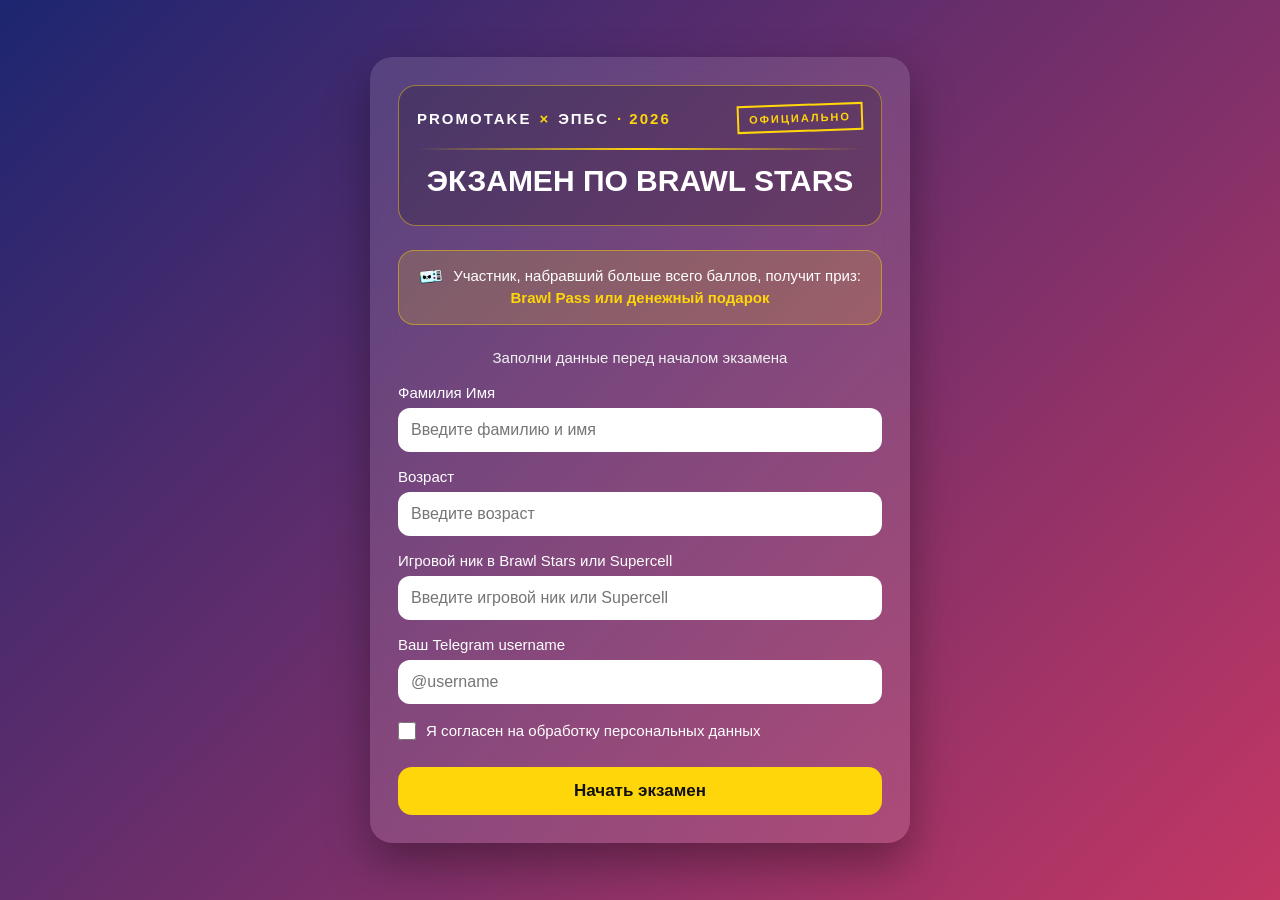
<file: index.html>
<!DOCTYPE html>
  <html lang="ru">
  <head>
    <meta charset="UTF-8" />
    <meta name="viewport" content="width=device-width, initial-scale=1.0" />
    <title>Регистрация | Экзамен по Brawl Stars</title>
    <link rel="stylesheet" href="style.css" />

    <style>
      .start-page {
        align-items: center;
        justify-content: center;
        padding-top: 24px;
        padding-bottom: 24px;
      }

      .start-card {
        max-width: 540px;
        padding: 28px;
      }

      .official-header {
        margin-bottom: 24px;
        padding: 18px;
        border-radius: 18px;
        background: rgba(0, 0, 0, 0.18);
        border: 1px solid rgba(255, 214, 10, 0.45);
      }

      .official-top {
        display: flex;
        justify-content: space-between;
        align-items: center;
        gap: 14px;
        margin-bottom: 16px;
      }

      .official-brand {
        display: flex;
        align-items: center;
        flex-wrap: wrap;
        gap: 8px;
        font-size: 15px;
        font-weight: bold;
        letter-spacing: 2px;
        text-transform: uppercase;
      }

      .official-cross,
      .official-year {
        color: #ffd60a;
      }

      .official-stamp {
        padding: 6px 10px;
        border: 2px solid #ffd60a;
        color: #ffd60a;
        font-size: 11px;
        font-weight: bold;
        letter-spacing: 2px;
        text-transform: uppercase;
        transform: rotate(-2deg);
        white-space: nowrap;
      }

      .official-divider {
        height: 2px;
        margin: 14px 0;
        background: linear-gradient(90deg, transparent, #ffd60a, transparent);
      }

      .main-title {
        text-align: center;
        margin-bottom: 8px;
        font-size: 30px;
        line-height: 1.15;
        text-transform: uppercase;
      }

      .prize-info {
        margin: 18px 0 24px;
        padding: 14px;
        border-radius: 16px;
        background: rgba(255, 214, 10, 0.16);
        border: 1px solid rgba(255, 214, 10, 0.45);
        text-align: center;
        line-height: 1.5;
        color: #fff;
        font-size: 15px;
      }

      .prize-info b {
        color: #ffd60a;
      }

      .prize-icon {
        width: 24px;
        height: auto;
        vertical-align: middle;
        margin-right: 6px;
        display: inline-block;
      }

      .form-title {
        text-align: center;
        margin-bottom: 18px;
        color: #f1f1f1;
        font-size: 15px;
      }

      .rules-overlay {
        position: fixed;
        inset: 0;
        background: rgba(0, 0, 0, 0.72);
        display: none;
        justify-content: center;
        align-items: center;
        z-index: 9999;
        padding: 20px;
        overflow-y: auto;
      }

      .rules-overlay.active {
        display: flex;
      }

      .rules-modal {
        width: 100%;
        max-width: 620px;
        max-height: calc(100dvh - 40px);
        background: linear-gradient(135deg, #3b235c, #6d2f70);
        border-radius: 24px;
        padding: 32px;
        box-shadow: 0 25px 70px rgba(0, 0, 0, 0.55);
        border: 2px solid rgba(255, 214, 10, 0.45);
        color: #fff;
        animation: modalShow 0.25s ease;
        display: flex;
        flex-direction: column;
        overflow: hidden;
      }

      @keyframes modalShow {
        from {
          opacity: 0;
          transform: scale(0.92) translateY(20px);
        }
        to {
          opacity: 1;
          transform: scale(1) translateY(0);
        }
      }

      .rules-modal h2 {
        text-align: center;
        color: #ffd60a;
        font-size: 28px;
        margin-bottom: 10px;
        text-transform: uppercase;
        flex-shrink: 0;
      }

      .rules-subtitle {
        text-align: center;
        color: #e8e8e8;
        margin-bottom: 20px;
        font-size: 16px;
        flex-shrink: 0;
      }

      .rules-list {
        background: rgba(0, 0, 0, 0.25);
        border-radius: 18px;
        padding: 20px;
        margin-bottom: 18px;
        line-height: 1.6;
        overflow-y: auto;
        flex: 1;
      }

      .rules-list p {
        margin-bottom: 10px;
        font-size: 16px;
      }

      .rules-warning {
        color: #ffd60a;
        font-weight: bold;
        margin-top: 14px;
        text-align: center;
      }

      .rules-check {
        display: flex;
        flex-direction: row;
        align-items: flex-start;
        gap: 12px;
        margin: 14px 0;
        font-size: 15px;
        cursor: pointer;
        flex-shrink: 0;
        line-height: 1.4;
      }

      .rules-check input {
        width: 20px;
        height: 20px;
        min-width: 20px;
        cursor: pointer;
        margin-top: 2px;
      }

      .rules-buttons {
        display: flex;
        gap: 12px;
        margin-top: 12px;
        flex-shrink: 0;
      }

      .rules-buttons button {
        flex: 1;
        margin-top: 0;
      }

      .rules-cancel {
        background: rgba(255, 255, 255, 0.18);
        color: #fff;
      }

      .rules-cancel:hover {
        background: rgba(255, 255, 255, 0.28);
      }

      .rules-ok:disabled {
        opacity: 0.45;
        cursor: not-allowed;
        transform: none;
      }

      @media (max-width: 520px) {
        .start-page {
          padding: 12px;
        }

        .start-card {
          padding: 18px;
        }

        .official-header {
          padding: 14px;
          border-radius: 16px;
        }

        .official-top {
          align-items: flex-start;
        }

        .official-brand {
          font-size: 12px;
          letter-spacing: 1px;
        }

        .official-stamp {
          font-size: 10px;
          padding: 5px 8px;
        }

        .main-title {
          font-size: 24px;
        }

        .prize-info {
          font-size: 14px;
          padding: 13px;
        }

        .prize-icon {
          width: 24px;
        }

        .rules-overlay {
          align-items: flex-start;
          padding: 10px;
        }

        .rules-modal {
          max-height: calc(100dvh - 20px);
          padding: 18px;
          border-radius: 18px;
        }

        .rules-modal h2 {
          font-size: 22px;
          margin-bottom: 6px;
        }

        .rules-subtitle {
          font-size: 14px;
          margin-bottom: 12px;
        }

        .rules-list {
          padding: 14px;
          border-radius: 14px;
          margin-bottom: 12px;
          line-height: 1.45;
        }

        .rules-list p {
          font-size: 14px;
          margin-bottom: 8px;
        }

        .rules-warning {
          font-size: 14px;
        }

        .rules-check {
          font-size: 14px;
          margin: 10px 0;
        }

        .rules-buttons {
          flex-direction: column;
          gap: 8px;
        }

        .rules-buttons button {
          padding: 12px;
          font-size: 15px;
        }
      }
    </style>
  </head>
  <body>

    <div class="container start-page">
      <div class="card start-card">

        <div class="official-header">
          <div class="official-top">
            <div class="official-brand">
              <span>PROMOTAKE</span>
              <span class="official-cross">×</span>
              <span>ЭПБС</span>
              <span class="official-year">· 2026</span>
            </div>

            <div class="official-stamp">Официально</div>
          </div>

          <div class="official-divider"></div>

          <h1 class="main-title">Экзамен по Brawl Stars</h1>
        </div>

        <div class="prize-info">
          <img src="bp.png" alt="Brawl Pass" class="prize-icon">
          Участник, набравший больше всего баллов, получит приз:
          <br>
          <b>Brawl Pass или денежный подарок</b>
        </div>

        <p class="form-title">Заполни данные перед началом экзамена</p>

        <form id="registerForm">
          <label>
            Фамилия Имя
            <input type="text" id="fullName" placeholder="Введите фамилию и имя" required />
          </label>

          <label>
            Возраст
            <input type="number" id="age" placeholder="Введите возраст" required min="1" />
          </label>

          <label>
            Игровой ник в Brawl Stars или Supercell
            <input type="text" id="supercellId" placeholder="Введите игровой ник или Supercell" required />
          </label>

          <label>
            Ваш Telegram username
            <input type="text" id="telegram" placeholder="@username" required />
          </label>

          <label class="checkbox">
            <input type="checkbox" id="consent" required />
            <span>Я согласен на обработку персональных данных</span>
          </label>

          <button type="submit">Начать экзамен</button>
        </form>
      </div>
    </div>

    <div class="rules-overlay" id="rulesOverlay">
      <div class="rules-modal">
        <h2>Внимание</h2>
        <p class="rules-subtitle">Правила проведения экзамена</p>

        <div class="rules-list">
          <p>1. На прохождение экзамена даётся 15 минут.</p>
          <p>2. Нельзя сворачивать вкладку с экзаменом.</p>
          <p>3. Нельзя переходить в другие окна, программы или вкладки.</p>
          <p>4. Нельзя закрывать или обновлять страницу до завершения экзамена.</p>
          <p>5. Нельзя пользоваться поиском, подсказками и сторонними материалами.</p>
          <p>6. Экзамен можно пройти только один раз.</p>
          <p>7. Будут учитываться только попытки, в которых указан действующий Telegram username.</p>
          <p>8. Повторное прохождение экзамена автоматически фиксируется системой и не засчитывается.</p>
          <p>9. При нарушении правил экзамен автоматически аннулируется.</p>

          <p class="rules-warning">
            Указывайте действующий Telegram username. Система фиксирует нарушения и повторные попытки, такие результаты не засчитываются.
          </p>
        </div>

        <label class="rules-check">
          <input type="checkbox" id="rulesAccepted" />
          <span>Я ознакомился с правилами проведения экзамена</span>
        </label>

        <div class="rules-buttons">
          <button type="button" class="rules-cancel" id="cancelRulesBtn">Отмена</button>
          <button type="button" class="rules-ok" id="startExamBtn" disabled>ОК, начать экзамен</button>
        </div>
      </div>
    </div>

    <script>
      const form = document.getElementById("registerForm");
      const rulesOverlay = document.getElementById("rulesOverlay");
      const rulesAccepted = document.getElementById("rulesAccepted");
      const startExamBtn = document.getElementById("startExamBtn");
      const cancelRulesBtn = document.getElementById("cancelRulesBtn");
      const telegramInput = document.getElementById("telegram");

      let savedUserData = null;

      telegramInput.addEventListener("focus", function() {
        if (!telegramInput.value.trim()) {
          telegramInput.value = "@";
        }
      });

      telegramInput.addEventListener("input", function() {
        let value = telegramInput.value;

        value = value.replace(/\s/g, "");
        value = value.replace(/@+/g, "");

        telegramInput.value = value ? "@" + value : "@";
      });

      telegramInput.addEventListener("blur", function() {
        if (telegramInput.value === "@") {
          telegramInput.value = "";
        } else {
          telegramInput.value = normalizeTelegramInput(telegramInput.value);
        }
      });

      form.addEventListener("submit", function(event) {
        event.preventDefault();

        savedUserData = {
          fullName: document.getElementById("fullName").value.trim(),
          age: document.getElementById("age").value.trim(),
          supercellId: document.getElementById("supercellId").value.trim(),
          telegram: normalizeTelegramInput(document.getElementById("telegram").value)
        };

        rulesAccepted.checked = false;
        startExamBtn.disabled = true;
        rulesOverlay.classList.add("active");
      });

      rulesAccepted.addEventListener("change", function() {
        startExamBtn.disabled = !rulesAccepted.checked;
      });

      cancelRulesBtn.addEventListener("click", function() {
        rulesOverlay.classList.remove("active");
      });

      startExamBtn.addEventListener("click", function() {
        if (!rulesAccepted.checked || !savedUserData) {
          return;
        }

        localStorage.setItem("brawlExamUser", JSON.stringify(savedUserData));
        localStorage.setItem("brawlExamStartTime", Date.now());
        localStorage.removeItem("brawlExamResult");
        localStorage.removeItem("brawlExamViolation");

        window.location.href = "exam.html";
      });

      function normalizeTelegramInput(value) {
        value = value.trim().replace(/\s/g, "").replace(/@+/g, "");

        if (!value) {
          return "";
        }

        return "@" + value;
      }
    </script>

  </body>
  </html>
</file>
<file: style.css>
* {
    box-sizing: border-box;
    margin: 0;
    padding: 0;
  }
  
  html {
    width: 100%;
    min-height: 100%;
    scroll-behavior: smooth;
  }
  
  body {
    width: 100%;
    min-height: 100vh;
    font-family: Arial, sans-serif;
    background: linear-gradient(135deg, #1d2671, #c33764);
    color: #fff;
    overflow-x: hidden;
  }
  
  .container {
    width: 100%;
    min-height: 100vh;
    display: flex;
    justify-content: center;
    align-items: flex-start;
    padding: 35px 20px;
  }
  
  .card {
    width: 100%;
    max-width: 430px;
    background: rgba(255, 255, 255, 0.12);
    padding: 30px;
    border-radius: 22px;
    box-shadow: 0 20px 45px rgba(0, 0, 0, 0.35);
    backdrop-filter: blur(12px);
  }
  
  .exam-card {
    max-width: 900px;
  }
  
  h1 {
    text-align: center;
    margin-bottom: 10px;
    font-size: 32px;
    line-height: 1.2;
  }
  
  h2 {
    line-height: 1.3;
  }
  
  .subtitle {
    text-align: center;
    margin-bottom: 25px;
    color: #e5e5e5;
    line-height: 1.5;
    word-break: break-word;
  }
  
  form {
    display: flex;
    flex-direction: column;
    gap: 16px;
  }
  
  label {
    display: flex;
    flex-direction: column;
    gap: 7px;
    font-size: 15px;
  }
  
  input,
  textarea,
  button {
    font-family: Arial, sans-serif;
  }
  
  input {
    width: 100%;
    padding: 13px;
    border-radius: 12px;
    border: none;
    outline: none;
    font-size: 16px;
  }
  
  textarea {
    width: 100%;
    resize: vertical;
    min-height: 100px;
    padding: 14px;
    border-radius: 12px;
    border: none;
    outline: none;
    font-size: 16px;
    line-height: 1.4;
  }
  
  input:focus,
  textarea:focus {
    box-shadow: 0 0 0 3px rgba(255, 214, 10, 0.6);
  }
  
  .checkbox {
    flex-direction: row;
    align-items: flex-start;
    gap: 10px;
    line-height: 1.4;
  }
  
  .checkbox input {
    width: 18px;
    height: 18px;
    min-width: 18px;
    margin-top: 2px;
  }
  
  button {
    width: 100%;
    margin-top: 10px;
    padding: 14px;
    border: none;
    border-radius: 14px;
    background: #ffd60a;
    color: #111;
    font-size: 17px;
    font-weight: bold;
    cursor: pointer;
    transition: 0.2s;
  }
  
  button:hover {
    transform: translateY(-2px);
    background: #ffea00;
  }
  
  .timer-box {
    margin: 25px 0;
    padding: 18px;
    text-align: center;
    background: rgba(0, 0, 0, 0.25);
    border-radius: 16px;
    font-size: 20px;
    font-weight: bold;
  }
  
  #timer {
    color: #ffd60a;
    font-size: 28px;
  }
  
  .level-title {
    margin: 35px 0 20px;
    padding: 14px;
    border-radius: 14px;
    background: rgba(255, 214, 10, 0.2);
    color: #ffd60a;
    text-align: center;
    font-size: 24px;
  }
  
  .question-block {
    margin-bottom: 24px;
    padding: 20px;
    border-radius: 18px;
    background: rgba(255, 255, 255, 0.13);
  }
  
  .question-block h3 {
    margin-bottom: 14px;
    line-height: 1.45;
    font-size: 19px;
  }
  
  .answer-option {
    display: flex;
    flex-direction: row;
    align-items: flex-start;
    gap: 11px;
    margin: 10px 0;
    padding: 12px;
    border-radius: 12px;
    background: rgba(0, 0, 0, 0.18);
    cursor: pointer;
    line-height: 1.4;
  }
  
  .answer-option input {
    width: 18px;
    height: 18px;
    min-width: 18px;
    margin-top: 2px;
    padding: 0;
  }
  
  .answer-option span {
    flex: 1;
  }
  
  .answer-option:hover {
    background: rgba(255, 255, 255, 0.18);
  }
  
  .result-box {
    margin-top: 25px;
    padding: 25px;
    border-radius: 18px;
    background: rgba(0, 0, 0, 0.25);
    text-align: center;
    line-height: 1.6;
  }
  
  .result-box h2 {
    margin-bottom: 15px;
    color: #ffd60a;
  }
  
  .small-text {
    margin-top: 15px;
    font-size: 14px;
    color: #ddd;
  }
  
  .hidden {
    display: none;
  }
  
  /* Планшеты */
  @media (max-width: 768px) {
    .container {
      padding: 22px 14px;
    }
  
    .card {
      padding: 24px;
      border-radius: 20px;
    }
  
    .exam-card {
      max-width: 100%;
    }
  
    h1 {
      font-size: 28px;
    }
  
    .timer-box {
      position: sticky;
      top: 10px;
      z-index: 10;
      margin: 20px 0;
      font-size: 18px;
    }
  
    #timer {
      font-size: 26px;
    }
  
    .question-block {
      padding: 18px;
    }
  
    .question-block h3 {
      font-size: 18px;
    }
  
    .level-title {
      font-size: 22px;
    }
  }
  
  /* Телефоны */
  @media (max-width: 480px) {
    body {
      background: linear-gradient(160deg, #1d2671, #8e2f73);
    }
  
    .container {
      padding: 12px;
    }
  
    .card {
      padding: 18px;
      border-radius: 18px;
      box-shadow: 0 14px 35px rgba(0, 0, 0, 0.35);
    }
  
    h1 {
      font-size: 24px;
      margin-bottom: 8px;
    }
  
    .subtitle {
      font-size: 14px;
      margin-bottom: 18px;
    }
  
    label {
      font-size: 14px;
    }
  
    input {
      padding: 12px;
      font-size: 16px;
    }
  
    button {
      padding: 13px;
      font-size: 16px;
      border-radius: 13px;
    }
  
    .timer-box {
      top: 8px;
      padding: 14px 10px;
      border-radius: 14px;
      font-size: 16px;
    }
  
    #timer {
      display: inline-block;
      font-size: 24px;
      margin-left: 4px;
    }
  
    .level-title {
      margin: 26px 0 14px;
      padding: 12px;
      font-size: 19px;
    }
  
    .question-block {
      margin-bottom: 18px;
      padding: 15px;
      border-radius: 16px;
    }
  
    .question-block h3 {
      font-size: 16px;
      line-height: 1.45;
    }
  
    .answer-option {
      padding: 11px;
      gap: 10px;
      font-size: 15px;
    }
  
    textarea {
      min-height: 90px;
      font-size: 16px;
    }
  
    .result-box {
      padding: 20px 15px;
      font-size: 15px;
    }
  
    .result-box h2 {
      font-size: 22px;
    }
  }
  
  /* Очень маленькие экраны */
  @media (max-width: 360px) {
    .container {
      padding: 8px;
    }
  
    .card {
      padding: 15px;
      border-radius: 16px;
    }
  
    h1 {
      font-size: 22px;
    }
  
    .question-block h3 {
      font-size: 15px;
    }
  
    .answer-option {
      font-size: 14px;
    }
  
    #timer {
      font-size: 22px;
    }
  }
.question-image {
  display: block;
  width: 100%;
  max-width: 520px;
  margin: 14px auto 18px;
  border-radius: 16px;
  box-shadow: 0 12px 30px rgba(0, 0, 0, 0.35);
}
.prize-info {
  margin: 18px 0 24px;
  padding: 14px;
  border-radius: 16px;
  background: rgba(255, 214, 10, 0.18);
  border: 1px solid rgba(255, 214, 10, 0.45);
  text-align: center;
  line-height: 1.5;
  color: #fff;
  font-size: 15px;
}

.prize-info b {
  color: #ffd60a;
}
</file>
